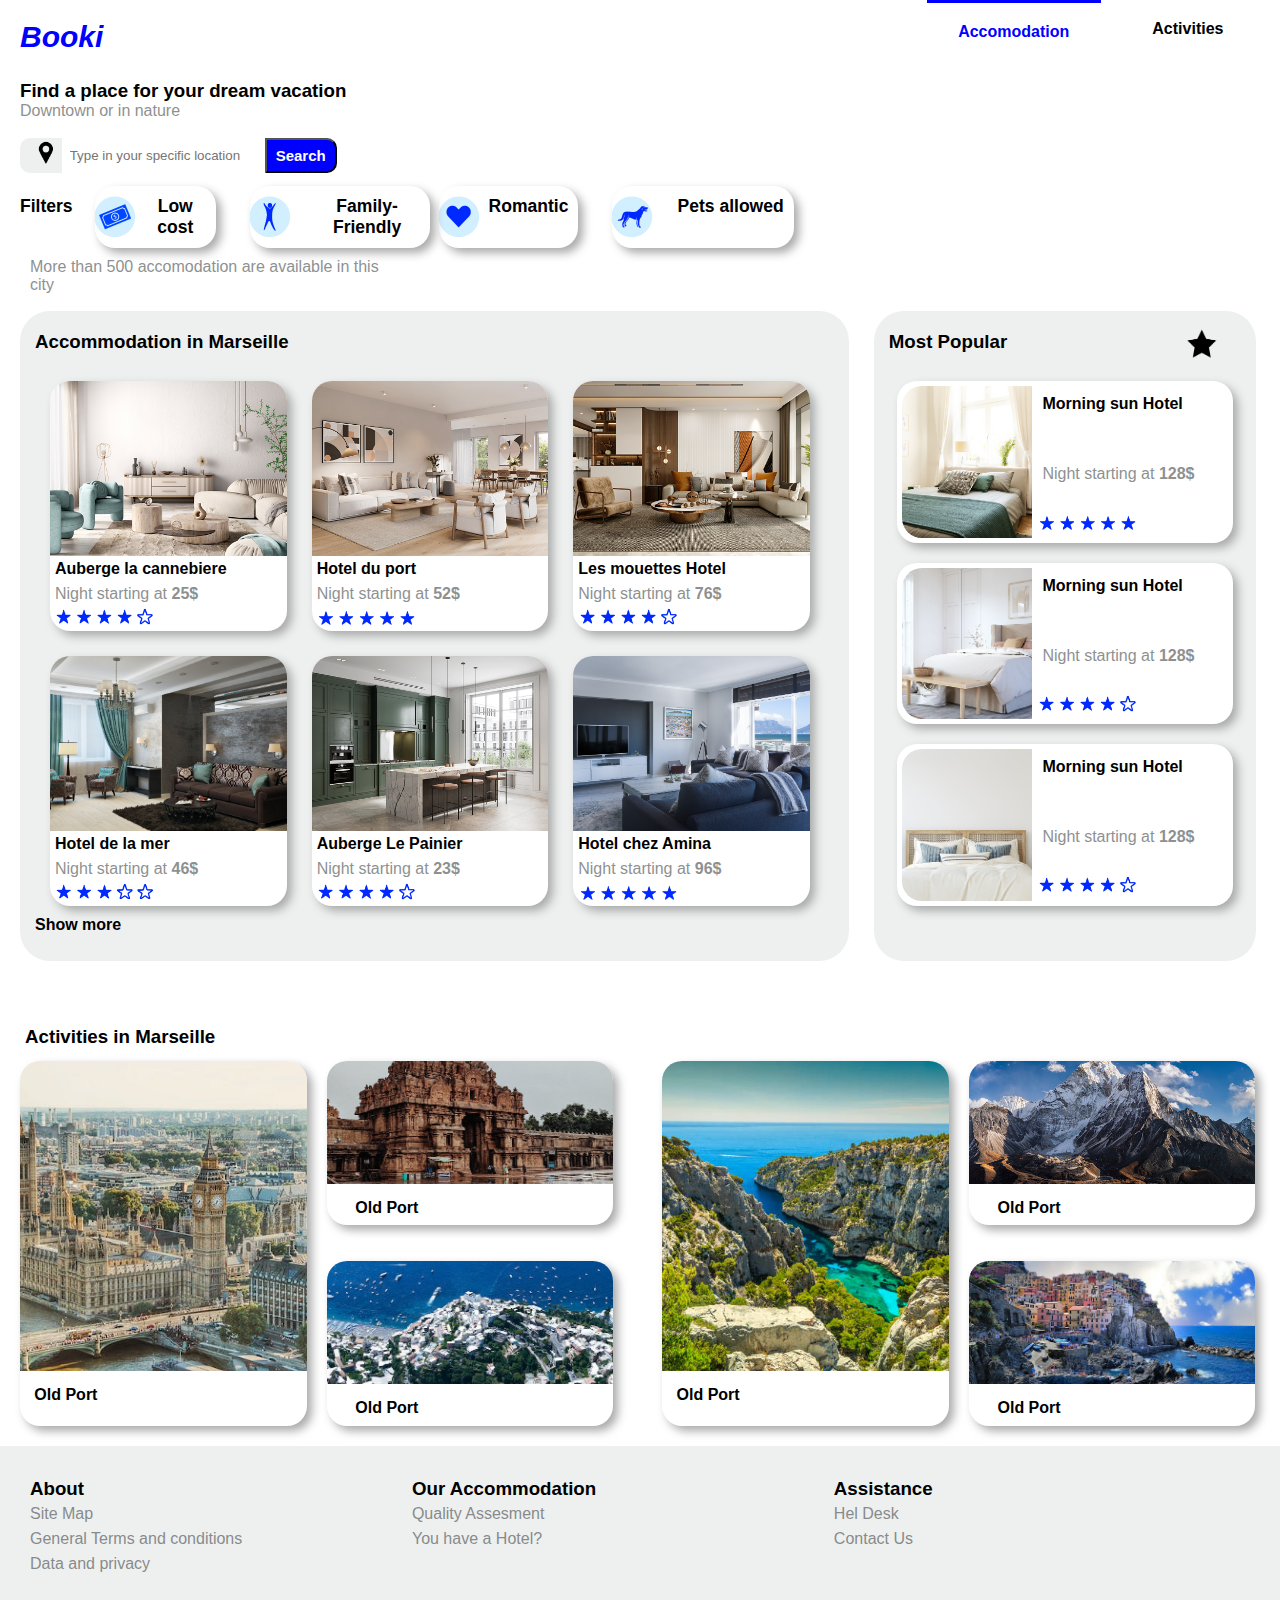
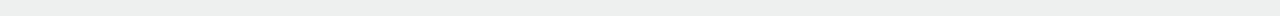
<file: index.html>
<!DOCTYPE html>
<html lang="en">
<head>
    <meta charset="UTF-8">
    <meta http-equiv="X-UA-Compatible" content="IE=edge">
    <meta name="viewport" content="width=device-width, initial-scale=1.0">
    <link rel="stylesheet" href="index.css">
    <title>Document</title>
</head>
<body>
    <nav class="" >
        <div id="logo" class="">
            <div class="logo">Booki</div>
        </div>
        <div id="menu" class="">
            <div class=" all">
                <div class=" acco act"><a href="index.html" id="acco">Accomodation</a></div>
                <div class=" acco"><a href="index2.html">Activities</a></div>
                
            </div>
        </div>
    </nav>
    <!-- Header-->

    <header class="">
        <div class="header-blocks">
            <h3>Find a place for your dream vacation</h3>
            <p>Downtown or in nature</p>
        </div>
        
         <div class="header-blocks ">
            <div class=" location"> 
                <div class=" locate">
                  <img src="./images/location.png" alt="">
                </div>
                <input type="text" placeholder="Type in your specific location">
                <button > Search</button>  
            </div>
         </div>
         <div class=" header-blocks ">
            <div class=" filters ">
               <span class="span ">
                    <div class=" filt-0"><h3   class="filt ">
                        Filters
                    </h3></div>
                    <div class="cost cost1">
                        <h3 class="short">Low cost</h3>
                    </div>
                    <div class="cost cost3 ">
                        <h3 class="long">Family-Friendly</h3>
                    </div>
                </span>

               <span class="span "> 
                <div class="cost cost2">
                    <h3 class="short">Romantic</h3>
                </div>
                <div class="cost cost4"> 
                    <h3 class="long">
                        Pets allowed
                    </h3>
                </div>
            </span>

            </div>
         </div>
         <div class=" header-blocks words">
            <p>More than 500 accomodation are available in this
                <div id="words">city</div>
            </p>
         </div>

        
    </header>
    <!--Main-->
    <main class="">
        <!--Accommodation-->

        <div class=" accomodation ">
           <div class=" head-foot">
            <h3>
                Accommodation in Marseille
            </h3>
           </div>
           <div class=" main">
            
                <div class=" set star1 img4">
                   <div class="pics p6"></div>
                   <div class="text1 ">
                   <h4>Auberge la cannebiere</h4>
                   <p>Night starting at <b>25$</b></p>
                </div>
                   
                </div>
                <div class=" set star1 img5">
                    <div class="pics p5"></div>
                    <div class="text1">
                        <h4>Hotel du port</h4>
                        <p>Night starting at <b>52$</b></p>
                    </div>
                </div>
                <div class=" set star1 img4">
                    <div class="pics p7"></div>
                    <div class="text1">
                        <h4>Les mouettes Hotel</h4>
                        <p>Night starting at <b>76$</b></p>
                    </div>
                
            </div>
          
                <div class=" set star1 img3">
                    <div class=" pics p15"></div>
                    <div class="text1">
                        <h4>Hotel de la mer</h4>
                        <p>Night starting at <b>46$</b></p>
                    </div>
                </div>
                <div class=" set star1 img4">
                    <div class="pics p8"></div>
                    <div class="text1">
                        <h4>Auberge Le Painier</h4>
                        <p>Night starting at <b>23$</b></p>
                    </div>
                </div>
                <div class=" set star1 img5">
                    <div class=" pics p17"></div>
                    <div class="text1">
                        <h4>Hotel chez Amina</h4>
                        <p>Night starting at <b>96$</b></p>
                    </div>
               
            </div>
           </div>
           <div class="head-foot">
            <h4>Show more</h4>
           </div>
        </div>

        <!--Most Popular-->

        <div class="most-popular ">
            <div class=" head-foot star"> <h3>
                Most Popular
            </h3></div>
            <div class=" main-1">
                <div class=" set2 ">
                    <div class=" pics2 p2"></div>
                    <div class=" text2 img5 ">
                        <h4>Morning sun Hotel</h4><br>
                        <p>Night starting at <b>128$</b></p>
                    </div>
                </div><br>
                <div class="  set2 ">
                    <div class="pics2 p3"></div>
                    <div class=" text2 img4">
                        <h4>Morning sun Hotel</h4><br>
                        <p>Night starting at <b>128$</b></p>
                    </div>
                </div><br>
                <div class="  set2">
                    <div class=" pics2 p4"></div>
                    <div class=" text2 img4">
                        <h4>Morning sun Hotel</h4><br>
                        <p>Night starting at <b>128$</b></p>
                    </div>
                </div>
            </div>
        </div>
    </main>


    <aside class=" ">
        <div class="head-foot1">
            <h3>
                Activities in Marseille
            </h3>
        </div>
        <div class=" main-2">
            <div class=" set3">
                <div class=" div5"> 
                    <div class="image1 p12">
                    </div>
                    <div class=" div3">
                        <h4>Old Port</h4>
                    </div>
                </div>
                <div class="div1 ">
                    <div class=" image2"">
                        <div class=" image3 p13"></div>
                        <div class="  div4">
                            <h4>Old Port</h4>
                        </div>
                    </div><br><br>
                    <div class="image2 ">
                        <div class=" image3 p14"></div>
                        <div class="  div4">
                            <h4>Old Port</h4>
                        </div>
                    </div>
                </div>
                
            </div>
            <div class=" set3">
                <div class=" div5">
                    <div class="image1 p9">

                    </div>
                    <div class=" div3">
                        <h4>Old Port</h4>
                    </div>
                </div>
                <div class="div1 ">
                    <div class="image2 ">
                        <div class=" image3 p10"></div>
                        <div class=" div4">
                            <h4>Old Port</h4>
                        </div>
                    </div><br><br>
                    <div class="  image2">
                        <div class="image3 p11"></div>
                        <div class=" div4">
                            <h4>Old Port</h4>
                        </div>
                    </div>
                </div>
            </div>
        </div>
    </aside>


    <footer class="">
        <div class="foot-1">
            <h3>About</h3>
            <p>Site Map</p>
            <p>General Terms and conditions</p>
            <p>Data and privacy
        </div>
        <div class=" foot-1">
            <h3>Our Accommodation</h3>
            <p>Quality Assesment</p>
            <p>You have a Hotel?</p>
        </div>
        <div class=" foot-2">
            <h3>Assistance</h3>
            <p>Hel Desk</p>
            <p>Contact Us</p>
        </div>
    </footer>
    
</body>
</html>
</file>
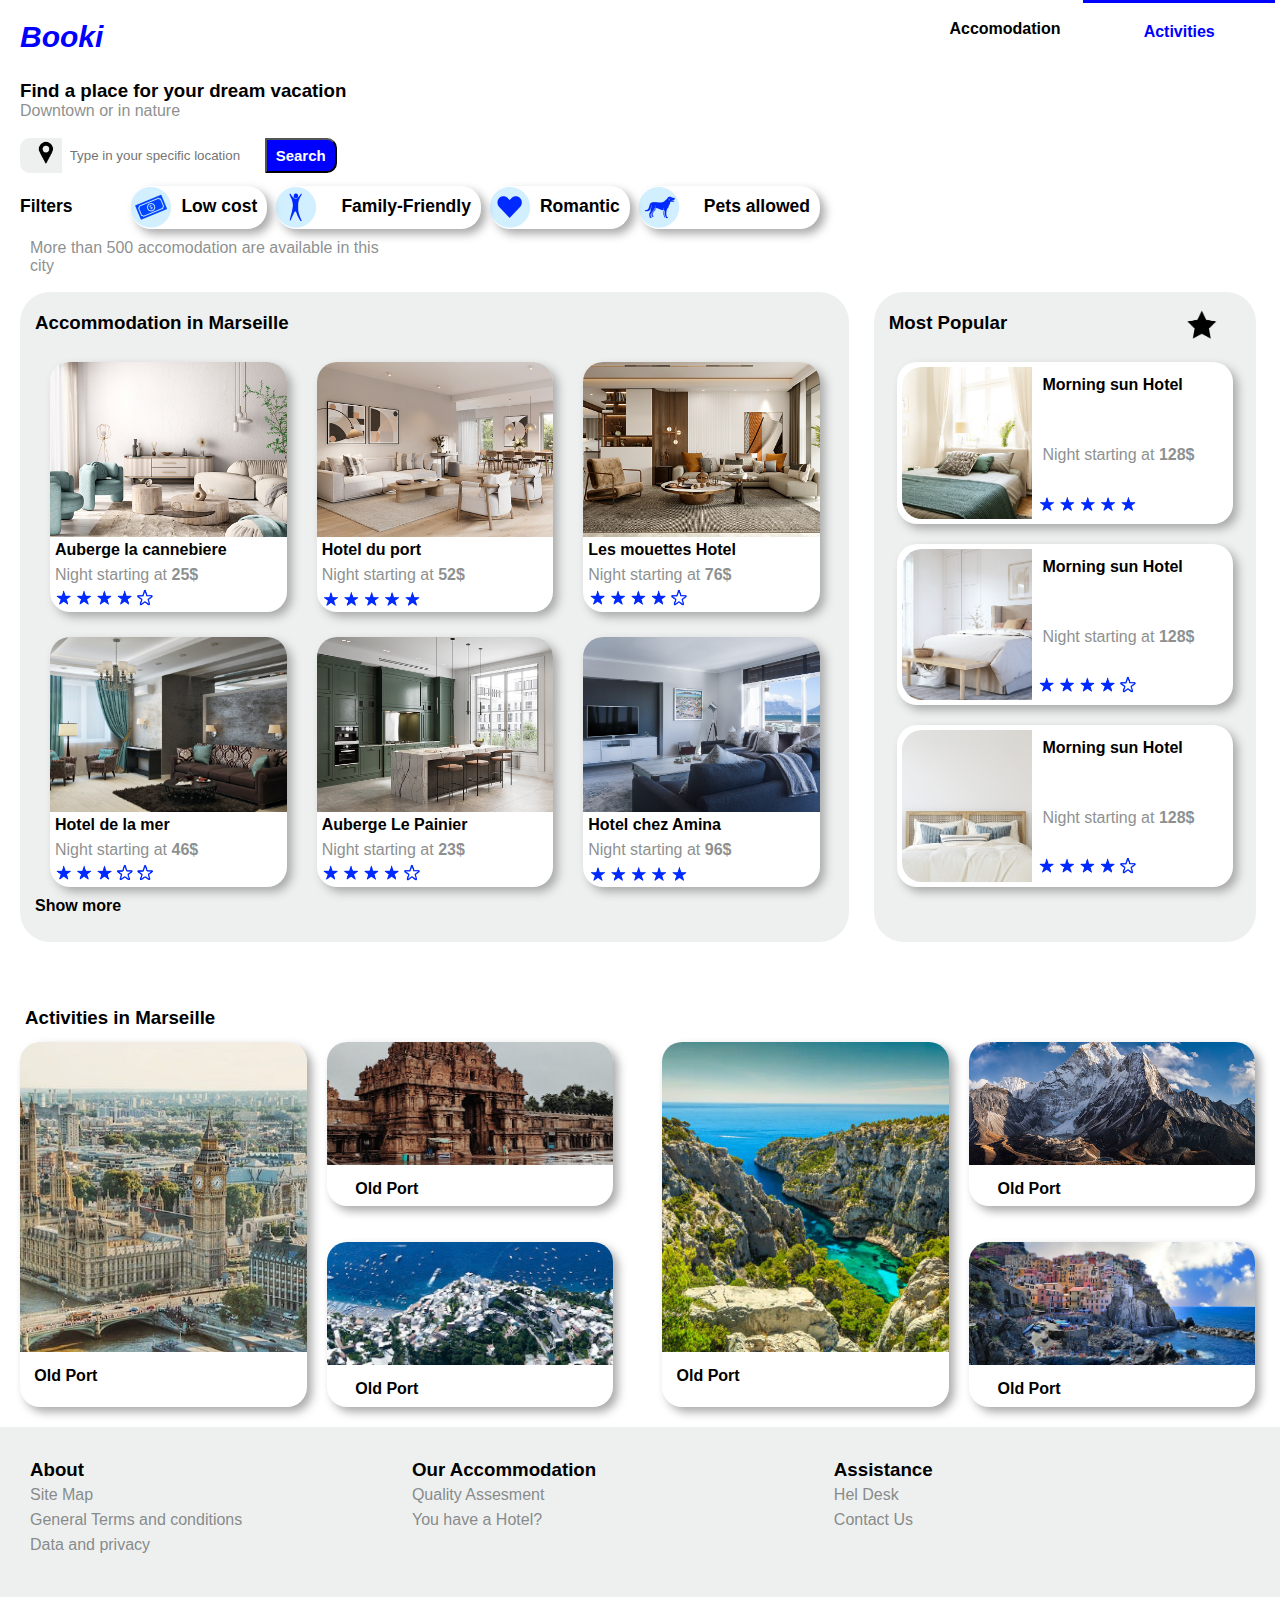
<file: index2.html>
<!DOCTYPE html>
<html lang="en">
<head>
    <meta charset="UTF-8">
    <meta http-equiv="X-UA-Compatible" content="IE=edge">
    <meta name="viewport" content="width=device-width, initial-scale=1.0">
    <link rel="stylesheet" href="index.css">
    <title>Document</title>
</head>
<body>
    <nav class="" >
        <div id="logo" class="">
            <div class="logo ">Booki</div>
        </div>
        <div id="menu" class="">
            <div class=" all">
                <div class=" acco"><a href="index.html">Accomodation</a></div>
                <div class=" activities act"><a href="index2.html" id="acco" >Activities</a></div>
                
            </div>
        </div>
    </nav>
    <!-- Header-->

    <header class="">
        <div class="header-blocks ">
            <h3>Find a place for your dream vacation</h3>
            <p>Downtown or in nature</p>
        </div>
        
         <div class="header-blocks ">
            <div class=" location"> 
                <div class=" locate">
                  <img src="./images/location.png" alt="">
                </div>
                <input type="text" placeholder="Type in your specific location">
                <button > Search</button>
                
                
                 
            </div>
         </div>
         <div class=" header-blocks ">
            <div class=" filters">
                <div class=" filt-0"><h3   class="filt">
                    Filters
                </h3></div>
                <div class=" cost cost1">
                    <h3 class="short ">Low cost</h3>
                </div>
                <div class="cost cost3 ">
                    <h3 class="long ">Family-Friendly</h3>
                </div>
                <div class="cost cost2 ">
                    <h3 class="short ">Romantic</h3>
                </div>
                <div class="cost cost4 "> 
                    <h3 class="long ">
                        Pets allowed
                    </h3>
                </div>

            </div>
         </div>
         <div class=" header-blocks words">
            <p>More than 500 accomodation are available in this
                <div id="words">city</div>
            </p>
         </div>

        
    </header>
    <!--Main-->
    <main class="">
        <!--Accommodation-->

        <div class="accomodation ">
           <div class=" head-foot">
            <h3>
                Accommodation in Marseille
            </h3>
           </div>
           <div class=" main">
            <div class=" picture-1">
                <div class=" set star1 img4">
                   <div class="pics p6 "></div>
                   <div class="text1 ">
                   <h4>Auberge la cannebiere</h4>
                   <p>Night starting at <b>25$</b></p>
                </div>
                   
                </div>
                <div class=" set star1 img5">
                    <div class="pics p5 "></div>
                    <div class="text1 ">
                        <h4>Hotel du port</h4>
                        <p>Night starting at <b>52$</b></p>
                    </div>
                </div>
                <div class=" set star1 img4">
                    <div class="pics p7 "></div>
                    <div class="text1 ">
                        <h4>Les mouettes Hotel</h4>
                        <p>Night starting at <b>76$</b></p>
                    </div>
                </div>
            </div>
            <div class="picture-1 ">
                <div class="set star1 img3 ">
                    <div class=" pics p15 "></div>
                    <div class="text1 ">
                        <h4>Hotel de la mer</h4>
                        <p>Night starting at <b>46$</b></p>
                    </div>
                </div>
                <div class=" set star1 img4">
                    <div class=" pics p8"></div>
                    <div class="text1 ">
                        <h4>Auberge Le Painier</h4>
                        <p>Night starting at <b>23$</b></p>
                    </div>
                </div>
                <div class="set star1 img5 ">
                    <div class=" pics p17 "></div>
                    <div class="text1 ">
                        <h4>Hotel chez Amina</h4>
                        <p>Night starting at <b>96$</b></p>
                    </div>
                </div>
            </div>
           </div>
           <div class="head-foot ">
            <h4>Show more</h4>
           </div>
        </div>

        <!--Most Popular-->

        <div class="most-popular ">
            <div class=" head-foot star"> <h3>
                Most Popular
            </h3></div>
            <div class=" main-1 ">
                <div class="set2 ">
                    <div class="pics2 p2 "></div>
                    <div class=" text2 img5 ">
                        <h4>Morning sun Hotel</h4><br>
                        <p>Night starting at <b>128$</b></p>
                    </div>
                </div><br>
                <div class="  set2 ">
                    <div class="pics2 p3 "></div>
                    <div class=" text2 img4 ">
                        <h4>Morning sun Hotel</h4><br>
                        <p>Night starting at <b>128$</b></p>
                    </div>
                </div><br>
                <div class="  set2">
                    <div class=" pics2 p4"></div>
                    <div class=" text2 img4">
                        <h4>Morning sun Hotel</h4><br>
                        <p>Night starting at <b>128$</b></p>
                    </div>
                </div>
            </div>
        </div>
    </main>


    <aside class=" ">
        <div class="head-foot1 ">
            <h3>
                Activities in Marseille
            </h3>
        </div>
        <div class=" main-2">
            <div class=" set3">
                <div class="div1 div5 "> 
                    <div class="image1 p12 ">
                    </div>
                    <div class=" div3">
                        <h4>Old Port</h4>
                    </div>
                </div>
                <div class="div1 ">
                    <div class=" image2 ">
                        <div class=" image3 p13"></div>
                        <div class="  div4">
                            <h4>Old Port</h4>
                        </div>
                    </div><br><br>
                    <div class="image2 ">
                        <div class=" image3 p14"></div>
                        <div class="  div4">
                            <h4>Old Port</h4>
                        </div>
                    </div>
                </div>
                
            </div>
            <div class=" set3">
                <div class="div1 div5 ">
                    <div class="image1 p9 " >

                    </div>
                    <div class=" div3">
                        <h4>Old Port</h4>
                    </div>
                </div>
                <div class="div1 ">
                    <div class="image2 ">
                        <div class=" image3 p10"></div>
                        <div class=" div4">
                            <h4>Old Port</h4>
                        </div>
                    </div><br><br>
                    <div class="  image2">
                        <div class="image3 p11 "></div>
                        <div class=" div4">
                            <h4>Old Port</h4>
                        </div>
                    </div>
                </div>
            </div>
        </div>
    </aside>


    <footer class="">
        <div class="foot-1 ">
            <h3>About</h3>
            <p>Site Map</p>
            <p>General Terms and conditions</p>
            <p>Data and privacy
        </div>
        <div class=" foot-1">
            <h3>Our Accommodation</h3>
            <p>Quality Assesment</p>
            <p>You have a Hotel?</p>
        </div>
        <div class=" foot-2">
            <h3>Assistance</h3>
            <p>Hel Desk</p>
            <p>Contact Us</p>
        </div>
    </footer>
    
</body>
</html>
</file>
<file: index.css>
*{
    padding: 0px ;
    margin: 0px;
   margin-left: 0px;
   margin-right: 0px;
   
    font-family:'Gill Sans', 'Gill Sans MT', Calibri, 'Trebuchet MS', sans-serif;
    }
body{
    padding:0px;
    margin: 0px;
    Overflow-x: hidden;
}
.border{
    border: 1px solid black;
    box-sizing: border-box;
}
p{
    color: #434848;
    opacity:60%;
}


nav{
    
    box-sizing: border-box;
    height: 70px;
    display: flex;
    
}
.activities{
    
    height: 100%;
    width: 50%;
    text-align: center;
    padding: 20px;
    margin:  0px auto;
}
a{
    text-decoration: none;
    color: black;
    font-weight: bolder;
}
.logo{
    box-sizing: border-box;
    padding-top: 15px;
    padding-left: 15px;
    color: blue;
    font-family:Arial, Helvetica, sans-serif;
    font-style: italic;
    height: 60px;
    font-weight: bolder;
    font-size: 30px;
}
#logo{
    box-sizing: border-box;
    width: 30%;
    padding: 5px;
}
#menu{
    box-sizing: border-box;
    width: 70%;
   
}
.all{
    box-sizing: border-box;
    display: flex;
    width: 40%;
    height: 65px;
    float: right;
    padding: 0px 5px 5px 5px;
}
.acco{
    box-sizing: border-box;
    font-weight: bolder;
    color: blue;
    height: 100%;
    width: 50%;
    text-align: center;
    padding: 20px;
    margin:  0px auto;
   
}
#acco{
    color: blue;
}
.act{
    border-style: hidden;
    border-top:3px solid blue;
}

header{
    min-height: 180px;
}
.header-blocks{
    width: 100%;
    min-height: 43px;
    padding-left: 20px;
    margin-top: 10px;
    
}
.location{
    height: 40px;
    width: 30%;
    display: flex;
    padding: 5px 5px 5px 0px;
    box-sizing: border-box;
}
.locate{
    box-sizing: border-box;
   border-radius: 10px;
   width: 11%;
   border-top-right-radius: 0px;
   border-bottom-right-radius: 0px;
   background-color: #eef0f0;  
   height: 35px; 
}
.filters{
    box-sizing: border-box;
    min-height: 43px;
    width: 80%;
   display: flex;
   font-size: 15px;
   gap: 0px;
   
}
.filt{
    margin: 10px 5px 5px 0px;
}
.filt-0{
    box-sizing: border-box;
    width: 10%;
}
.cost{
    margin-left:9px ;
   text-align: center;
  /* min-width:20%;*/
  padding-left: 20px;
   border-radius: 20px;
   box-sizing: border-box;
   background-repeat:no-repeat ;
   background-position:-5px;
   background-size:50px;
   box-shadow: 5px 5px 10px #aaaaaa;
}
.cost h4{
    margin: 10px;
    margin-left: 22.5%;
}
.span{
    display: flex;
    width: 40%;
    gap: 25px;
    padding-right: 0px;
}
.cost1{
    background-image: url("./images/money1.png");
}
.cost2{
    background-image: url("./images/love2.png");
}
.cost3{
    background-image: url("./images/fri.png");
}
.cost4{
    background-image: url("./images/pets.png");
}

div .short{
    margin: 10px ;
    margin-left: 30px;
    
}
div .long{
    margin: 10px ;
    margin-left: 45px;
}
*/
.words{
    
    margin-left: 19px;
    background-image: 
    url("./images/info.png");
    box-sizing: border-box;
    background-repeat:no-repeat ;
    background-position:px;
    background-size:20px;
   
}
.words p{
    margin-left: 10px;
}
#words{
    margin-left: 10px;
    color: #434848;
    opacity:60%;
}

        /*HEADER*/
/*Accomodation*/

main{
    
    min-height: 650px;
    display: flex;
    padding:5px 5px 5px 0px;
}

.accomodation{
    background-color: #eef0f0;
    border-radius: 30px;
    min-height: 80%;
    width: 65%;
    margin: 5px 15px 10px 20px;
    display: flex;
    flex-direction: column;
    
}
.head-foot{
    box-sizing: border-box;
    border-radius: 25px;
    height: 10%;
    padding: 20px 10px 10px 15px;
}
.main{
    box-sizing: border-box;
    height: 80%;
    
    padding: 5px 10px 20px 30px;
    display: flex;
    flex-wrap: wrap;
    /**/
   
    border-radius: 20px;
    width: 100%;
    min-height: 50%;
    display: flex;
    gap: 25px;
    
    
}
.picture-1{
    box-sizing: border-box;
    border-radius: 20px;
    width: 100%;
    min-height: 50%;
    display: flex;
    gap: 30px;
    padding: 0px 0px;
    
}
.set{
    box-sizing: border-box;
    background-color: white;
    width: 30%;
    height: 250px;
    border-radius: 20px;
    box-shadow: 5px 5px 10px #aaaaaa;
    
    
}
.star1{
    box-sizing: border-box;
      background-repeat:no-repeat ;
      background-position:0.3% 100%;
      background-size:110px;
  
  }
.img4{
    background-image: url("./images/4star.png");
}
.img5{
    background-image: url("./images/5star.png");
}

.img3{
    background-image: url("./images/3star.png");
}
.pics{
    border-radius: 20px;
    border-bottom-left-radius: 0px;
    border-bottom-right-radius: 0px;
    height: 70%;
    background-repeat: no-repeat;
    background-position: center;
    background-size: cover;
}
.p6{
    background-image: url("./images/6.jpg");
}
.p5{
    background-image: url("./images/5.jpg");
}
.p7{
    background-image: url("./images/7.jpg");
}
.p8{
    background-image: url("./images/8.jpg");
}
.p15{
    background-image: url("./images/15.jpg");
}
.p17{
    background-image: url("./images/17.jpg");
}
.text1{

    line-height: 25px;
    box-sizing: border-box;
    padding: 0px 5px 0px 5px;
}
header img{
    height: 30px;
    margin-left:15px;
}
header input{
    box-sizing: border-box;
    height: 35px;
    border: 0px;
    padding: 2px 2px 2px 5px;
    margin-left: 3px;
    width: 200px;
}
header button{
    
    font-weight:bolder;
    font-size: 15px;
    color: white;
    background-color: blue;
    box-sizing: border-box;
    border-radius: 10px;
    width: 19%;
    border-top-left-radius: 0px;
   border-bottom-left-radius: 0px;
   height: 35px;
}


/*Most Popular*/

.most-popular{
    background-color: #eef0f0;
    border-radius: 30px;
    width: 30%;
    margin: 5px 15px 10px 10px;
    
}
.star{
    background-image: url("./images/star.png");
    background-repeat: no-repeat ;
    background-position: 90%;
    background-size:40px ;
}
.main-1{
    border-radius: 20px;
    box-sizing: border-box;
    height: 80%;
    line-height: 20px;
    padding: 5px 10px 10px 10px;
}
.set2{
    display: flex;
    background-color: white;
    width: 90%;
    height: 30%;
    margin: auto;
    border-radius: 20px;
    padding: 5px;
    box-shadow: 5px 5px 10px #aaaaaa;
    
}

.pics2{
    width: 40%;
    height: 100%;
    border-top-left-radius: 20px;
    border-bottom-left-radius: 20px;
    background-repeat: no-repeat;
    background-position: center;
    background-size: cover;
}
.p2{
    background-image: url("./images/2.jpg");
}
.p3{
    background-image: url("./images/3.jpg");
}
.p4{
    background-image: url("./images/4.jpg");
}
.text2{
    
    box-sizing: border-box;
    background-repeat:no-repeat ;
    background-position:0.5% 100%;
    background-size:110px;
    padding:0px 10px;
    line-height: 35px;
    
     height: 150px;
    width: 60%;
}

aside{
    min-height: 450px;
    
}
.head-foot1{
    margin-top: 20px;
    box-sizing: border-box;
    height: 50px;
    padding: 30px 10px 0px 25px;
    
}
.main-2{
    box-sizing: border-box;
    width: 100%;
    min-height:400px ;
    display: flex;
    padding: 
    10px 0px 10px 0px;
    gap: 15px;
}
.set3{
    box-sizing: border-box
    ;
    width: 49%;
    padding: 5px 10px 10px 20px;
    display: flex;
    gap: 20px;
}
.div1{
    box-sizing: border-box;
    width: 48%;
    border-radius: 20px;
    
}
.div3{
    box-sizing: border-box;
    width: 100%;
    height: 15%;
    
}
.div3 h4{
    text-align:left;
    margin-left: 5%;
    margin-top: 5%;
}
.div4{
    box-sizing: border-box;
    width: 100%;
    height: 25%;
    overflow: hidden;
    padding: 0px;
}
.div4 h4{
    text-align:left;
    margin-left: 10%;
    margin-top: 5%;
}
.div5{
    box-shadow: 5px 5px 10px #aaaaaa;
    box-sizing: border-box;
    width: 48%;
    border-radius: 20px;
}
.image1{
    border-radius: 20px;
    height: 85%;
    border-bottom-left-radius: 0px;
    border-bottom-right-radius: 0px;
    background-repeat: no-repeat;
    background-position: center;
    background-size: cover;
}
.p12{
    background-image: url("./images/12.jpeg");
}
.p9{
    background-image: url("./images/9.jpg");
}
.image2{
    border-radius: 20px;
    height: 45%;
    box-shadow: 5px 5px 10px #aaaaaa;
}
.image3{
    height: 75%;
    border-radius: 20px;
    border-bottom-left-radius: 0px;
    border-bottom-right-radius: 0px;
    background-repeat: no-repeat;
    background-position: center;
    background-size: cover;
}
.p10{
    background-image: url("./images/10.jpg");
}
.p11{
    background-image: url("./images/11.jpeg");
}
.p13{
    background-image: url("./images/13.jpeg");
}
.p14{
    background-image: url("./images/14.jpeg");
}
footer{
    background-color: #eef0f0;
    min-height: 150px;
    display: flex;
    padding: 10px 5px 10px 10px;
    gap: 5px;
}

.foot-1{
    padding: 20px;
    width: 40%;
    line-height: 25px;
   
}
.foot-2{
    width: 50%;
    padding: 20px 20px 20px 60px;
    line-height: 25px;  
}
#low{
    margin: 10px;
    margin-left: 10px !important;
}
@media screen and (max-width :480px){
    nav{
        margin: 0px 10px;
    }
    main{
        padding:0px 10px;
        box-sizing: border-box;
        flex-direction: column;
    }
    .accomodation{
        width: 100%;
        margin: 10px 0px 10px 0px;
    }
    
    .head-foot{
        text-align: center;
    }
    .set{

        width: 47%;
        min-height: 200px;
       
    }
    .main{
        padding: 0px;
        padding-left: 10px;
        gap: 10px;
        flex-wrap: wrap;

    }
    .most-popular{
        width: 100%;
        margin-left: 0px;
        margin-right: 0px;
    }
    
    .set2{
        height: 200px;
    }
    footer{
        flex-direction: column;
        text-align: center;
        gap: 3px;
    }
    .foot-1{
        width: 100%;
        text-align: center;
        padding: 20px 0px;
        
    }
    .foot-2{
        width: 100%;
        text-align: center;
        padding: 0px;
    }
    .main-2{
        flex-direction: column;
    }
    .set3{
        flex-direction: column;
        width: 100%;
        padding-left: 10px;
    }
    .div1{
        display: flex;
        width: 100%;
        height: 300px;
        gap: 2%;
    }
    .div5{
        min-height: 250px;
        width: 100%;
    }
    .image1{
        min-height: 200px;
    }
    .image2{
        width: 48%;
        height: 100%;
        
    }
    .all{
        width: 100%;
        float: right;
        padding:0px;
    }
    .location{
        width: 100%;
        padding-left: 15%;
    
    }
    .logo{
        padding-left: 0px;
        
    }
    #logo{
        padding: 0px;
    }
    .header-blocks{
        padding:0px 10px;
    }
    .words{
        margin-left: 0px;
    }
    .words p{
        margin-left: 20px;
    }
    
    
    .text2{
        margin: auto;
    }
    .div4 h4{
        text-align: center;
        margin-top: 15%;
        margin-left: 0px;
    }
    .filters{
        width: 100%;
        flex-wrap: wrap;
    }
    .filt-0{
        margin-left:0%;
        width: 20%;
    }
    .span{
        display: flex;
        width: 100%;
        padding:0px 5% ;
       gap: 0px;
       box-sizing: border-box;
       margin: 5px 0px;
    }
    
    .cost1{
        width: 30%;
    }
    .cost2{
        width: 45%;
    }
    .cost4{
        width: 45%;
    }
    .cost{
        padding: 0px;
    }
    .text1{
        font-size: 70%;
    }
}
@media screen and (max-width :768px){
     nav{
        margin: 0px 10px;
    }
    main{
        padding:0px 10px;
        box-sizing: border-box;
        flex-direction: column;
    }
    .accomodation{
        width: 100%;
        margin: 10px 0px 10px 0px;
    }
    
    .head-foot{
        text-align: center;
    }
    .set{

        width: 47%;
        min-height: 200px;
       
    }
    .main{
        padding: 0px;
        padding-left: 10px;
        gap: 10px;
        flex-wrap: wrap;

    }
    .most-popular{
        width: 100%;
        margin-left: 0px;
        margin-right: 0px;
    }
    
    .set2{
        height: 200px;
    }
    footer{
        flex-direction: column;
        text-align: center;
        gap: 3px;
    }
    .foot-1{
        width: 100%;
        text-align: center;
        padding: 20px 0px;
        
    }
    .foot-2{
        width: 100%;
        text-align: center;
        padding: 0px;
    }
    .main-2{
        flex-direction: column;
    }
    .set3{
        flex-direction: column;
        width: 100%;
        padding-left: 10px;
    }
    .div1{
        display: flex;
        width: 100%;
        height: 300px;
        gap: 2%;
    }
    .div5{
        min-height: 250px;
        width: 100%;
    }
    .image1{
        min-height: 200px;
    }
    .image2{
        width: 48%;
        height: 100%;
        
    }
    .all{
        width: 100%;
        float: right;
        padding:0px;
    }
    .location{
        width: 100%;
        padding-left: 15%;
    
    }
    .logo{
        padding-left: 0px;
        
    }
    #logo{
        padding: 0px;
    }
    .header-blocks{
        padding:0px 10px;
    }
    .words{
        margin-left: 0px;
    }
    .words p{
        margin-left: 20px;
    }
    
    
    .text2{
        margin: auto;
    }
    .div4 h4{
        text-align: center;
        margin-top: 15%;
        margin-left: 0px;
    }
    .filters{
        width: 100%;
        flex-wrap: wrap;
    }
    .filt-0{
        margin-left:0%;
        width: 20%;
    }
    .span{
        display: flex;
        width: 100%;
        padding:0px 5% ;
       gap: 0px;
       box-sizing: border-box;
       margin: 5px 0px;
    }
    
    .cost1{
        width: 30%;
    }
    .cost2{
        width: 45%;
    }
    .cost4{
        width: 45%;
    }
    .cost{
        padding: 0px;
    }
    .text1{
        font-size: 70%;
    }
}
</file>
